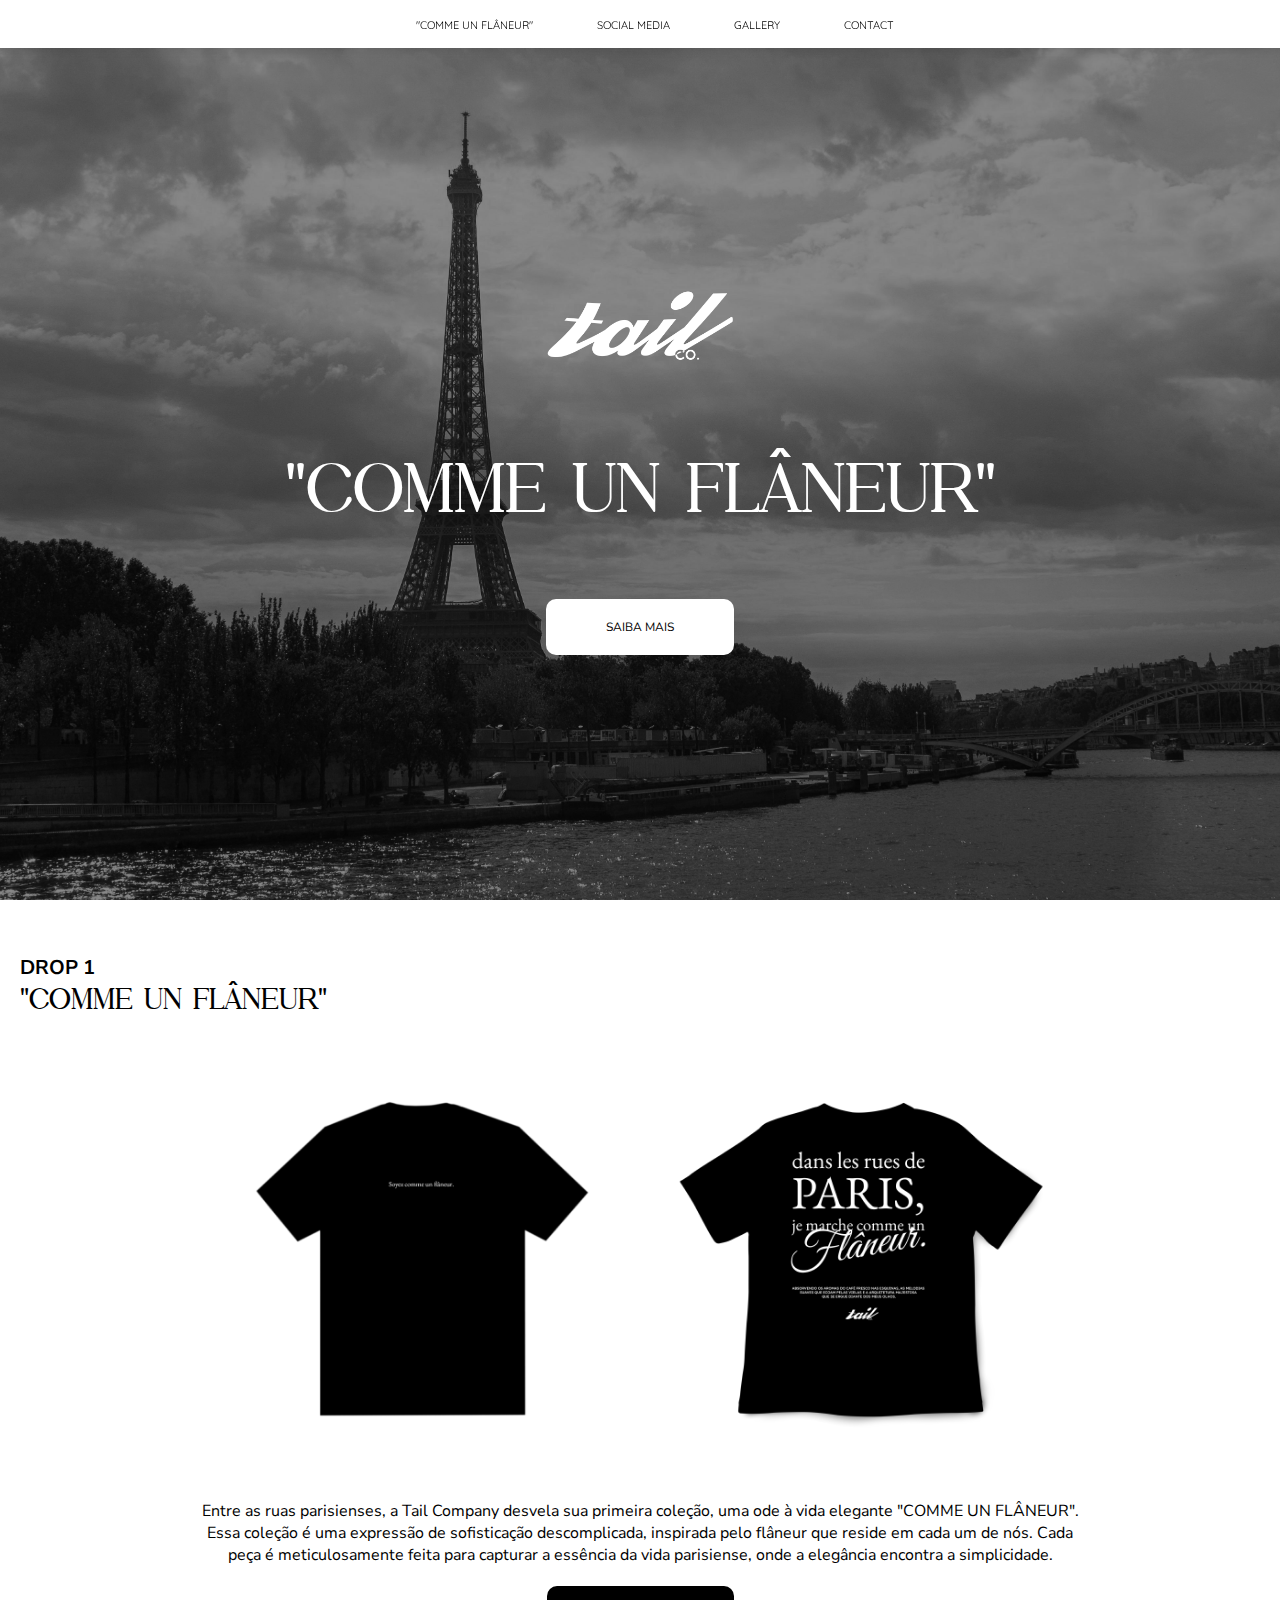
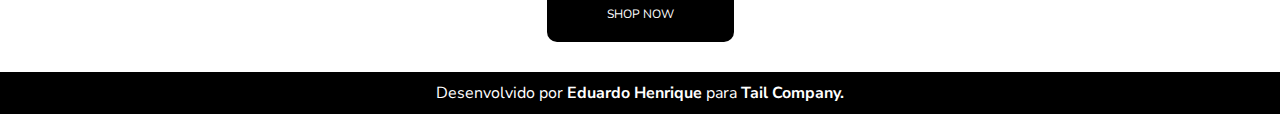
<file: tailco.html>
<!DOCTYPE html>
<html lang="pt-br">
<head>
    <meta charset="UTF-8">
    <meta name="viewport" content="width=device-width, initial-scale=1.0">
    <link rel="shortcut icon" href="imagens/tailco_icon.ico" type="image/x-icon">
    <title>Tail</title>
    <link rel="stylesheet" href="style.css">
</head>
<body>
    <nav>
        <a href="#drop1">"COMME UN FLÂNEUR"</a>
        <a href="#">SOCIAL MEDIA</a>
        <a href="#">GALLERY</a>
        <a href="#">CONTACT</a>
    </nav>
    <div class="imagem" id="imagem1">
        <img src="imagens/tailco_logo_branca.png" alt="Logo Tail Company">
        <h1>"COMME UN FLÂNEUR"</h1>
        <a href="#drop1">SAIBA MAIS</a>
    </div>
    <div class="drop">
        <h1>DROP 1</h1>
        <h2>"COMME UN FLÂNEUR"</h2>
    </div>
    <div class="mockup">
        <img src="imagens/flaneur_mockup2.png" alt="Camiseta Tail Frente">
        <img src="imagens/flaneur_mockup.png" alt="Camiseta Tail Costas">
    </div>
    <div class="texto">
        <p>Entre as ruas parisienses, a Tail Company desvela sua primeira coleção, uma ode à vida elegante "COMME UN FLÂNEUR". Essa coleção é uma expressão de sofisticação descomplicada, inspirada pelo flâneur que reside em cada um de nós. Cada peça é meticulosamente feita para capturar a essência da vida parisiense, onde a elegância encontra a simplicidade.</p>
    </div>
    <div class="shop">
        <a href="#">SHOP NOW</a>
    </div>
    <section id="drop1">
        <footer>
            <p>Desenvolvido por <a href="https://www.instagram.com/_eduhzx/" target="_blank">Eduardo Henrique</a> para <a href="https://www.instagram.com/tail.company/" target="_blank">Tail Company.</a></p>
        </footer>
    </section>

    <script src="app.js"></script>
</body>
</html>
</file>
<file: style.css>
@charset "UTF-8";

@font-face {
    font-family: quicksand;
    src: url(fontes/Quicksand-VariableFont_wght.ttf);
}

@font-face {
    font-family: nunitosans;
    src: url(fontes/NunitoSans-VariableFont_YTLC\,opsz\,wdth\,wght.ttf);
}

@font-face {
    font-family: ebgaramond;
    src: url(fontes/EBGaramond-VariableFont_wght.ttf);
}

@font-face {
    font-family: whispers;
    src: url(fontes/NostalgicWhispers-Regular.ttf);
}

* {
    margin: 0px;
    padding: 0px;
}

html {
    scroll-behavior: smooth;
}

nav {
    position: fixed;
    width: 100%;
    padding: 15px;
    background-color: white;
    margin: 0px;
    box-shadow: 0px 0px 10px rgba(0, 0, 0, 0.144);
    text-align: center;
}

nav a {
    padding: 10px 30px;
    color: black;
    text-decoration: none;
    transition-duration: .5s;
    font-size: 11px;
    font-family: quicksand;
}

nav a:hover {
    color: rgba(0, 0, 0, 0.329);    
}

div.imagem {
    background-color: rgb(54, 54, 54);
    color: white;
    background-size: cover;
    background-attachment: fixed;
    text-align: center;
    padding-top: 31vh;
    padding-bottom: 31vh;
}

div.imagem a {
    display: inline-block;
    padding-top: 20px;
    padding-bottom: 20px;
    padding-left: 60px;
    padding-right: 60px;
    background-color: white;
    text-decoration: none;
    color: black;
    font-family: nunitosans;
    font-size: 12px; 
    border-radius: 0px;
    transition-duration: .5s;
    border-radius: 10px;
}

div.imagem a:hover {
    color: white;
    background-color: black;
}

div.imagem h1{
    font-family: whispers;
    font-weight: 1;
    font-size: 70px;
    padding: 70px;
    margin: auto;
}

div#imagem1 {
    background-image: url(../imagens/imagem1.jpg);
    background-position: center;
}

div#imagem1 img {
    max-width: 200px;
}

div.drop {
    padding: 20px;
    display: inline-block;
}

div.drop h1 {
    font-size: 20px;
    font-family: nunitosans;
}

div.drop h2 {
    font-size: 30px;
    font-weight: 1;
    font-family: whispers;
}

div.mockup {
    text-align: center;
}

div.mockup img {
    max-width: 440px;
    transition-duration: .5s;
}

div.mockup img:hover {
    max-width: 460px;
}

div.texto {
    margin: auto;
    padding: 20px;
    text-align: center;
    max-width: 900px;
}

div.texto p {
    text-align: center;
    font-family: nunitosans;
}

div.shop {
    text-align: center;
    padding-bottom: 30px;
}

div.shop a {
    display: inline-block;
    padding-top: 20px;
    padding-bottom: 20px;
    padding-left: 60px;
    padding-right: 60px;
    background-color: black;
    text-decoration: none;
    color: white;
    font-family: nunitosans;
    font-size: 12px; 
    border-radius: 0px;
    transition-duration: .5s;
    border-radius: 10px;
}

div.shop a:hover {
    background-color: white;
    color: black;
    box-shadow: 0px 0px 10px rgba(0, 0, 0, 0.459);
}

footer {
    background-color: black;
    color: white;
    text-align: center;
    padding: 10px;
    font-family: nunitosans;
}

footer a {
    text-decoration: none;
    color: white;
    font-weight: bold;
}

footer a:hover {
    text-decoration: underline;
}

/* Página 'SHOP' */

div#imagem2 {
    background-image: url(../imagens/imagem3.jpg);
    background-position: right center;
}

div#imagem2 img {
    max-width: 200px;
}

/* Página 'SOCIAL MEDIA' */

nav.social {
    position: fixed;
    width: 100%;
    padding: 15px;
    background-color: black;
    margin: 0px;
    box-shadow: 0px 0px 10px rgba(0, 0, 0, 0.144);
    text-align: center;
}

nav.social a {
    color: white;
}

div.imagem3 {
    background-color: white;
    color: white;
    background-size: cover;
    background-attachment: fixed;
    text-align: center;
    padding-top: 31vh;
    padding-bottom: 259px;
}

div.imagem3 h1 {
    color: black;
    padding: 30px;
    font-family: whispers;
}

div#imagem3 img {
    max-width: 200px;
}

div.imagem3 a#insta {
    display: inline-block;
    padding-top: 20px;
    padding-bottom: 20px;
    padding-left: 60px;
    padding-right: 60px;
    background-color: black;
    text-decoration: none;
    color: white;
    font-family: nunitosans;
    font-size: 12px; 
    border-radius: 0px;
    transition-duration: .5s;
    border-radius: 10px;
}

div.imagem3 a#yt {
    margin: 30px;
    display: inline-block;
    padding-top: 20px;
    padding-bottom: 20px;
    padding-left: 67px;
    padding-right: 67px;
    background-color: black;
    text-decoration: none;
    color: white;
    font-family: nunitosans;
    font-size: 12px; 
    border-radius: 0px;
    transition-duration: .5s;
    border-radius: 10px;
}

div.imagem3 a#insta:hover {
    background-color: white;
    color: black;
    box-shadow: 0px 0px 10px rgba(0, 0, 0, 0.459);
}

div.imagem3 a#yt:hover {
    background-color: white;
    color: black;
    box-shadow: 0px 0px 10px rgba(0, 0, 0, 0.459);
}
</file>
